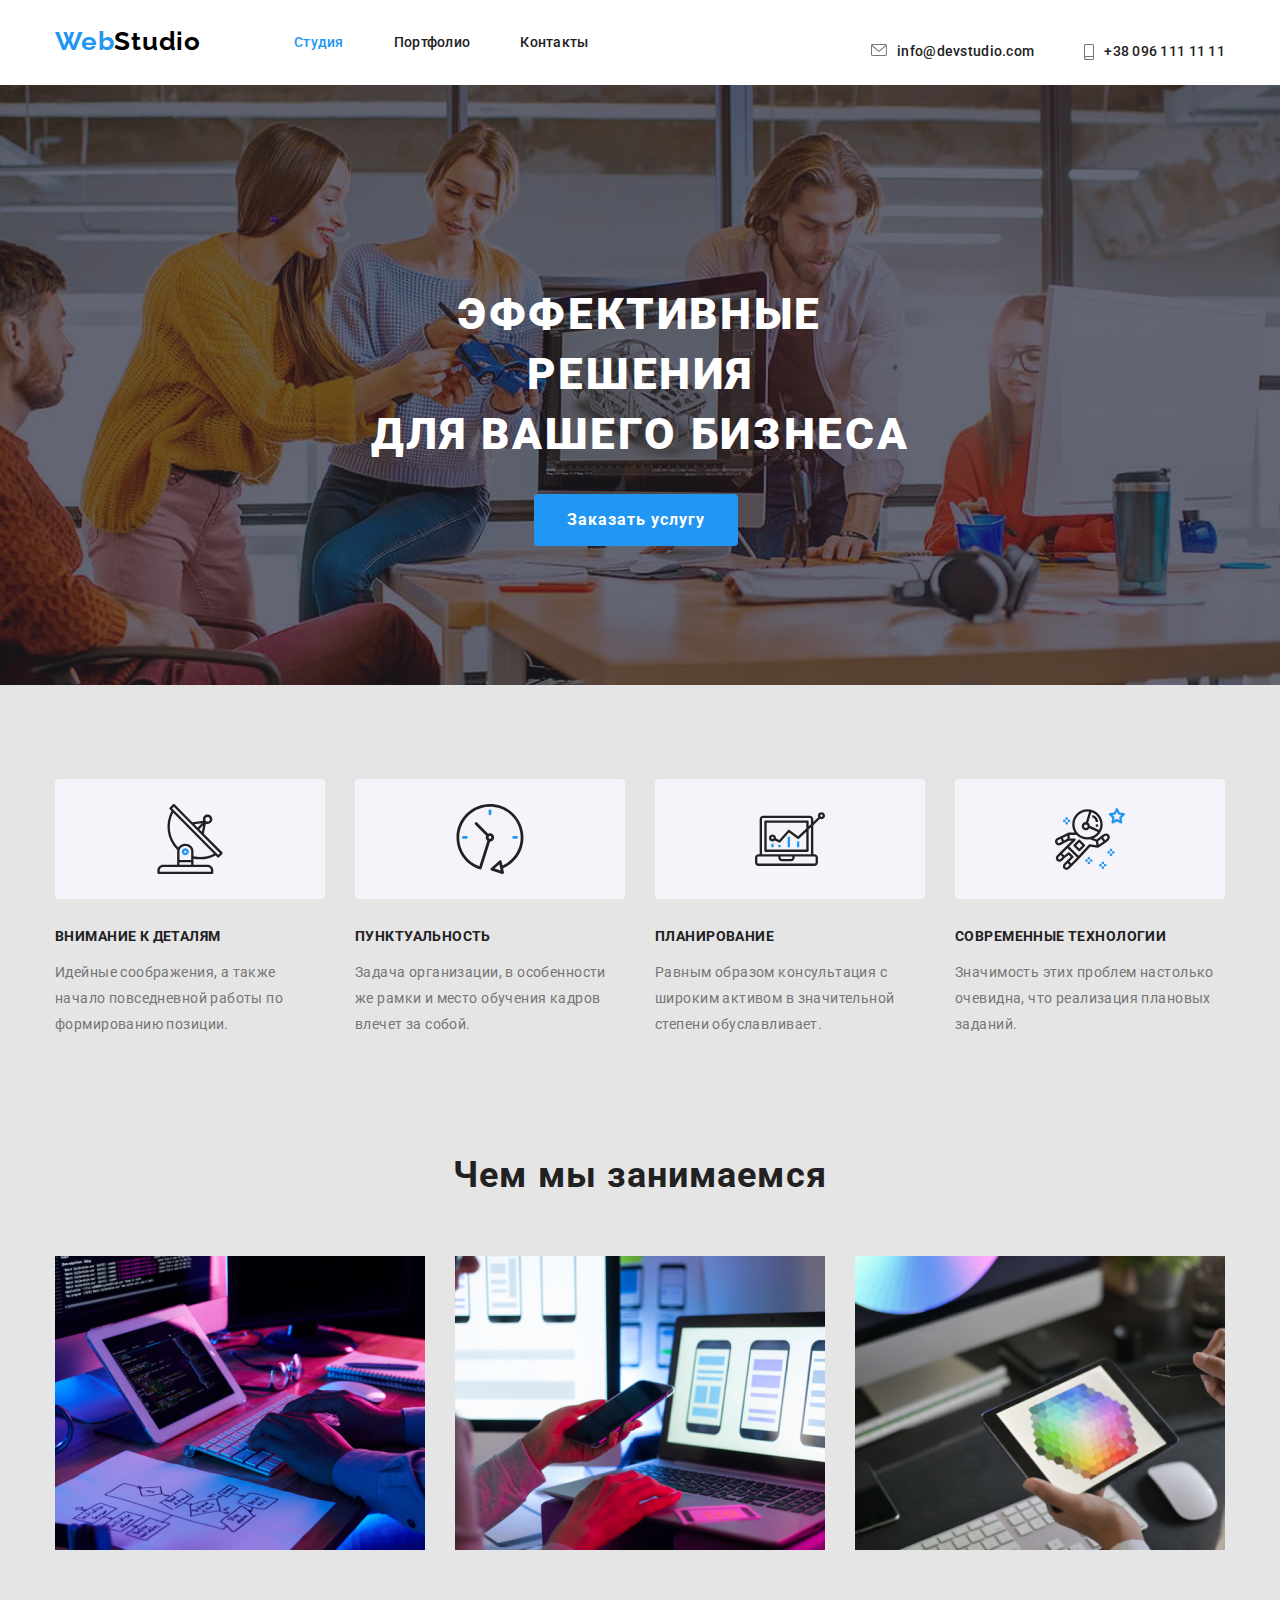
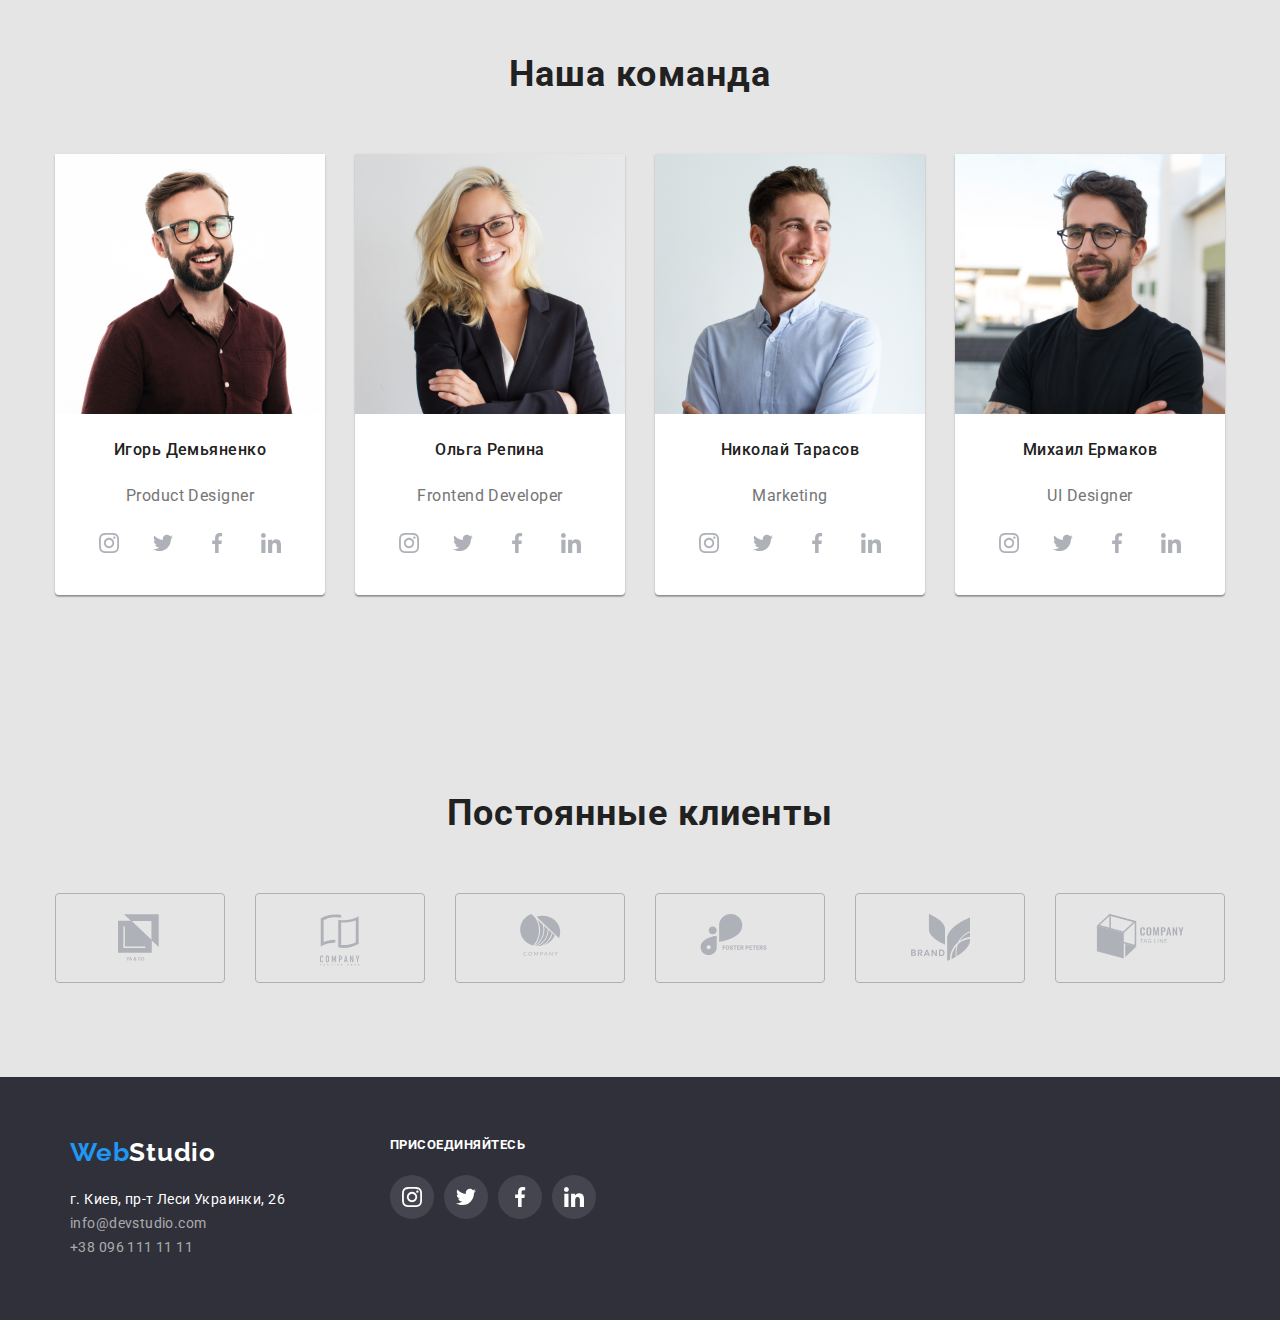
<file: index.html>
<!DOCTYPE html>
<html lang="ru">
<head>
    <meta charset="UTF-8">
    <meta name="viewport" content="width=device-width, initial-scale=1.0">
    <title>Document</title>
    <link href="https://fonts.googleapis.com/css2?family=Raleway:wght@700&family=Roboto:wght@400;500;700;900&display=swap" rel="stylesheet">
    <link rel="stylesheet" href="./css/normalize.css">    
    <link rel="stylesheet" href="./css/styles.css" />    
</head>

<body class="body">
    <!-- Шапка сайта -->
    <header class="page-header">
        <div class="container">
            <nav class="navigation">                
                <a href="WebStudio" class="logo"><span class="accent">Web</span>Studio</a>
               
                <ul class="site-nav list">
                    <li class="site-item"><a href="Студия" class="link current">Студия</a></li>
                    <li class="site-item"><a href="./portfolio.html" class="link">Портфолио</a></li>
                    <li class="site-item"><a href="Контакты" class="link">Контакты</a></li>
                </ul>

                <div class="contacts-item">
                    <ul class="contacts list">
                        <li class="site-item"><a href="mailto:info@devstudio.com" class="link contact-icon-link">
                            <div class="icon-container">
                                <svg class="contact-icon" width="16px" height="12px">
                                    <use href="./images/icons/symbol-defs.svg#icon-p-envelope"></use>
                                </svg>info@devstudio.com
                            </div></a>
                        </li>
                        
                        <li class="site-item"><a href="tel:+380961111111" class="link contact-icon-link">
                            <div class="icon-container">
                                <svg class="contact-icon" width="10px" height="16px">
                                    <use href="./images/icons/symbol-defs.svg#icon-p-smartphone"></use>
                                </svg>+38 096 111 11 11
                            </div></a>
                        </li>
                    </ul>   
                </div>             
            </nav>
        </div>
    </header>

    <main>
        <!--Герой-->
        <div>
            <section class="hero">
                <h1 class="hero-title">Эффективные решения <br> для вашего бизнеса</h1>
                <button type="button" class="button primary">Заказать услугу</button>
            </section>
        </div>

        <!--Приоритеты в работе-->
        <section class="section">
            <div class="container">
                <ul class="list flexbox">
                    <li class="content-box prioritet icon-antenna">                        
                        <h3 class="list-title">Внимание к деталям</h3>
                        <p class="list-text">Идейные соображения, а также начало повседневной работы по формированию позиции.</p>
                    </li>
                    <li class="content-box prioritet icon-clock">
                        <h3 class="list-title">Пунктуальность</h3>
                        <p class="list-text">Задача организации, в особенности же рамки и место обучения кадров влечет за собой.</p>
                    </li>
                    <li class="content-box prioritet icon-diagram">
                        <h3 class="list-title">Планирование</h3>
                        <p class="list-text">Равным образом консультация с широким активом в значительной степени обуславливает.</p>
                    </li>
                    <li class="content-box prioritet icon-astronaut">
                        <h3 class="list-title">Современные технологии</h3>
                        <p class="list-text">Значимость этих проблем настолько очевидна, что реализация плановых заданий.</p>
                    </li>            
                </ul>
            </div>
        </section>
    
        <!--Чем мы занимаемся-->
        <section class="section no-padding">
            <div class="container">
                <h2 class="section-title">Чем мы занимаемся</h2>
                <ul class="list flexbox">
                    <li class="img content-box">
                        <img src="./images/box-1.jpg" alt="примеры работ" width="370">
                    </li>
                    <li class="img content-box">
                        <img src="./images/box-2.png" alt="примеры работ" width="370">
                    </li>
                    <li class="img content-box">
                        <img src="./images/box-3.png" alt="примеры работ" width="370">
                    </li> 
                </ul>
            </div>
        </section>
    
        <!--Наша команда-->
        <section class="section staff">
            <div class="container">
                <h2 class="section-title">Наша команда</h2>
                <ul class="list flexbox">
                    <li class="img content-box comands">
                        <img src="./images/img-1.jpg" alt="участник команды" width="270">
                        <h5 class="staff-title">Игорь Демьяненко</h5>
                        <p lang="en" class="staff-text">Product Designer</p>
                        <ul class="list social-icon-list flexbox">
                            <li class="social-icon-item"><a class="social-icon-link" href="https://www.instagram.com">
                                <svg class="social-icon" width="20px" height="20px">
                                    <use href="./images/icons/symbol-defs.svg#icon-s-instagram"></use>
                                </svg></a>
                            </li>
                            <li class="social-icon-item"><a class="social-icon-link" href="https://www.twitter.com">
                                <svg class="social-icon" width="20px" height="20px">
                                    <use href="./images/icons/symbol-defs.svg#icon-s-twitter"></use>
                                </svg></a>
                            </li>
                            <li class="social-icon-item"><a class="social-icon-link" href="https://www.facebook.com">
                                <svg class="social-icon" width="20px" height="20px">
                                    <use href="./images/icons/symbol-defs.svg#icon-s-facebook"></use>
                                </svg></a>
                            </li>
                            <li class="social-icon-item"><a class="social-icon-link" href="https://www.linkedin.com">
                                <svg class="social-icon" width="20px" height="20px">
                                    <use href="./images/icons/symbol-defs.svg#icon-s-linkedin"></use>
                                </svg></a>
                            </li>
                        </ul>
                    </li>
                    <li class="img content-box comands">
                        <img src="./images/img-2.jpg" alt="участник команды" width="270">
                        <h5 class="staff-title">Ольга Репина</h5>
                        <p lang="en" class="staff-text">Frontend Developer</p>
                        <ul class="list social-icon-list flexbox">
                            <li class="social-icon-item"><a class="social-icon-link" href="https://www.instagram.com">
                                <svg class="social-icon" width="20px" height="20px">
                                    <use href="./images/icons/symbol-defs.svg#icon-s-instagram"></use>
                                </svg></a>
                            </li>
                            <li class="social-icon-item"><a class="social-icon-link" href="https://www.twitter.com">
                                <svg class="social-icon" width="20px" height="20px">
                                    <use href="./images/icons/symbol-defs.svg#icon-s-twitter"></use>
                                </svg></a>
                            </li>
                            <li class="social-icon-item"><a class="social-icon-link" href="https://www.facebook.com">
                                <svg class="social-icon" width="20px" height="20px">
                                    <use href="./images/icons/symbol-defs.svg#icon-s-facebook"></use>
                                </svg></a>
                            </li>
                            <li class="social-icon-item"><a class="social-icon-link" href="https://www.linkedin.com">
                                <svg class="social-icon" width="20px" height="20px">
                                    <use href="./images/icons/symbol-defs.svg#icon-s-linkedin"></use>
                                </svg></a>
                            </li>
                        </ul>
                    </li>
                    <li class="img content-box comands">
                        <img src="./images/img-3.jpg" alt="участник команды" width="270">
                        <h5 class="staff-title">Николай Тарасов</h5>
                        <p lang="en" class="staff-text">Marketing</p>
                        <ul class="list social-icon-list flexbox">
                            <li class="social-icon-item"><a class="social-icon-link" href="https://www.instagram.com">
                                <svg class="social-icon" width="20px" height="20px">
                                    <use href="./images/icons/symbol-defs.svg#icon-s-instagram"></use>
                                </svg></a>
                            </li>
                            <li class="social-icon-item"><a class="social-icon-link" href="https://www.twitter.com">
                                <svg class="social-icon" width="20px" height="20px">
                                    <use href="./images/icons/symbol-defs.svg#icon-s-twitter"></use>
                                </svg></a>
                            </li>
                            <li class="social-icon-item"><a class="social-icon-link" href="https://www.facebook.com">
                                <svg class="social-icon" width="20px" height="20px">
                                    <use href="./images/icons/symbol-defs.svg#icon-s-facebook"></use>
                                </svg></a>
                            </li>
                            <li class="social-icon-item"><a class="social-icon-link" href="https://www.linkedin.com">
                                <svg class="social-icon" width="20px" height="20px">
                                    <use href="./images/icons/symbol-defs.svg#icon-s-linkedin"></use>
                                </svg></a>
                            </li>
                        </ul>
                    </li>
                    <li class="img content-box comands">
                        <img src="./images/img-4.jpg" alt="участник команды" width="270">
                        <h5 class="staff-title">Михаил Ермаков</h5>
                        <p lang="en" class="staff-text">UI Designer</p>
                        <ul class="list social-icon-list flexbox">
                            <li class="social-icon-item"><a class="social-icon-link" href="https://www.instagram.com">
                                <svg class="social-icon" width="20px" height="20px">
                                    <use href="./images/icons/symbol-defs.svg#icon-s-instagram"></use>
                                </svg></a>
                            </li>
                            <li class="social-icon-item"><a class="social-icon-link" href="https://www.twitter.com">
                                <svg class="social-icon" width="20px" height="20px">
                                    <use href="./images/icons/symbol-defs.svg#icon-s-twitter"></use>
                                </svg></a>
                            </li>
                            <li class="social-icon-item"><a class="social-icon-link" href="https://www.facebook.com">
                                <svg class="social-icon" width="20px" height="20px">
                                    <use href="./images/icons/symbol-defs.svg#icon-s-facebook"></use>
                                </svg></a>
                            </li>
                            <li class="social-icon-item"><a class="social-icon-link" href="https://www.linkedin.com">
                                <svg class="social-icon" width="20px" height="20px">
                                    <use href="./images/icons/symbol-defs.svg#icon-s-linkedin"></use>
                                </svg></a>
                            </li>
                        </ul>
                    </li>
                </ul>
            </div>
        </section>

        <!-- Постоянные клиенты -->
        <section class="section clients">
            <div class="container">
                <h2 class="section-title">Постоянные клиенты</h2>
                <ul class="list clients-icon-list flexbox">
                    <li class="client-item"><a href="" class="link client-icon-link"> 
                        <div class="icon-container">
                            <svg class="client-icon" width="45px" height="50px">
                                <use href="./images/icons/symbol-defs.svg#icon-logo-1"></use>
                            </svg>
                        </div> 
                        </a>
                    </li>
                    <li class="client-item"><a href="" class="link client-icon-link">
                        <div class="icon-container">
                            <svg class="client-icon" width="40px" height="52px">
                                <use href="./images/icons/symbol-defs.svg#icon-logo-2"></use>
                            </svg>
                        </div>
                        </a>
                    </li>
                    <li class="client-item"><a href="" class="link client-icon-link">
                        <div class="icon-container">
                            <svg class="client-icon" width="41px" height="42px">
                                <use href="./images/icons/symbol-defs.svg#icon-logo-3"></use>
                            </svg>
                        </div>
                        </a>
                    </li>
                    <li class="client-item"><a href="" class="link client-icon-link">
                        <div class="icon-container">
                            <svg class="client-icon" width="80px" height="42px">
                                <use href="./images/icons/symbol-defs.svg#icon-logo-4"></use>
                            </svg>
                        </div>
                        </a>
                    </li>
                    <li class="client-item"><a href="" class="link client-icon-link">
                        <div class="icon-container">
                            <svg class="client-icon" width="59px" height="47px">
                                <use href="./images/icons/symbol-defs.svg#icon-logo-5"></use>
                            </svg>
                        </div>
                        </a>
                    </li>
                    <li class="client-item"><a href="" class="link client-icon-link">
                        <div class="icon-container">
                            <svg class="client-icon" width="89px" height="45px">
                                <use href="./images/icons/symbol-defs.svg#icon-logo-6"></use>
                            </svg>
                        </div>
                        </a>
                    </li>
                </ul>
            </div>
        </section>
    </main>

    <!--Футер-->
    <footer class="footer">
        <div class="flex-container">

            <div class="container address-logo">
                <a href="WebStudio" class="logo"><span class="accent">Web</span><span class="white">Studio</span></a>

                <address class="address">
                    г. Киев, пр-т Леси Украинки, 26 <br>
                    <a href="mailto:info@devstudio.com" class="link">info@devstudio.com</a> <br>
                    <a href="tel:+380961111111" class="link">+38 096 111 11 11</a> <br>            
                </address>    
            </div>    
            <section class="common container flexbox">
                <h5 class="common-title">ПРИСОЕДИНЯЙТЕСЬ</h5>
                    <ul class="list common-icon-list flexbox">
                        <li class="common-icon-item"><a class="common-icon-link" href="https://www.instagram.com">
                            <svg class="common-icon" width="20px" height="20px">
                                <use href="./images/icons/symbol-defs.svg#icon-s-instagram"></use>
                            </svg></a>
                        </li>
                        <li class="common-icon-item"><a class="common-icon-link" href="https://www.twitter.com">
                            <svg class="common-icon" width="20px" height="20px">
                                <use href="./images/icons/symbol-defs.svg#icon-s-twitter"></use>
                            </svg></a>
                        </li>
                        <li class="common-icon-item"><a class="common-icon-link" href="https://www.facebook.com">
                            <svg class="common-icon" width="20px" height="20px">
                                <use href="./images/icons/symbol-defs.svg#icon-s-facebook"></use>
                            </svg></a>
                        </li>
                        <li class="common-icon-item"><a class="common-icon-link" href="https://www.linkedin.com">
                            <svg class="common-icon" width="20px" height="20px">
                                <use href="./images/icons/symbol-defs.svg#icon-s-linkedin"></use>
                            </svg></a>
                        </li>
                    </ul>            
            </section>
        </div>

    </footer>

</body>
</html>
</file>
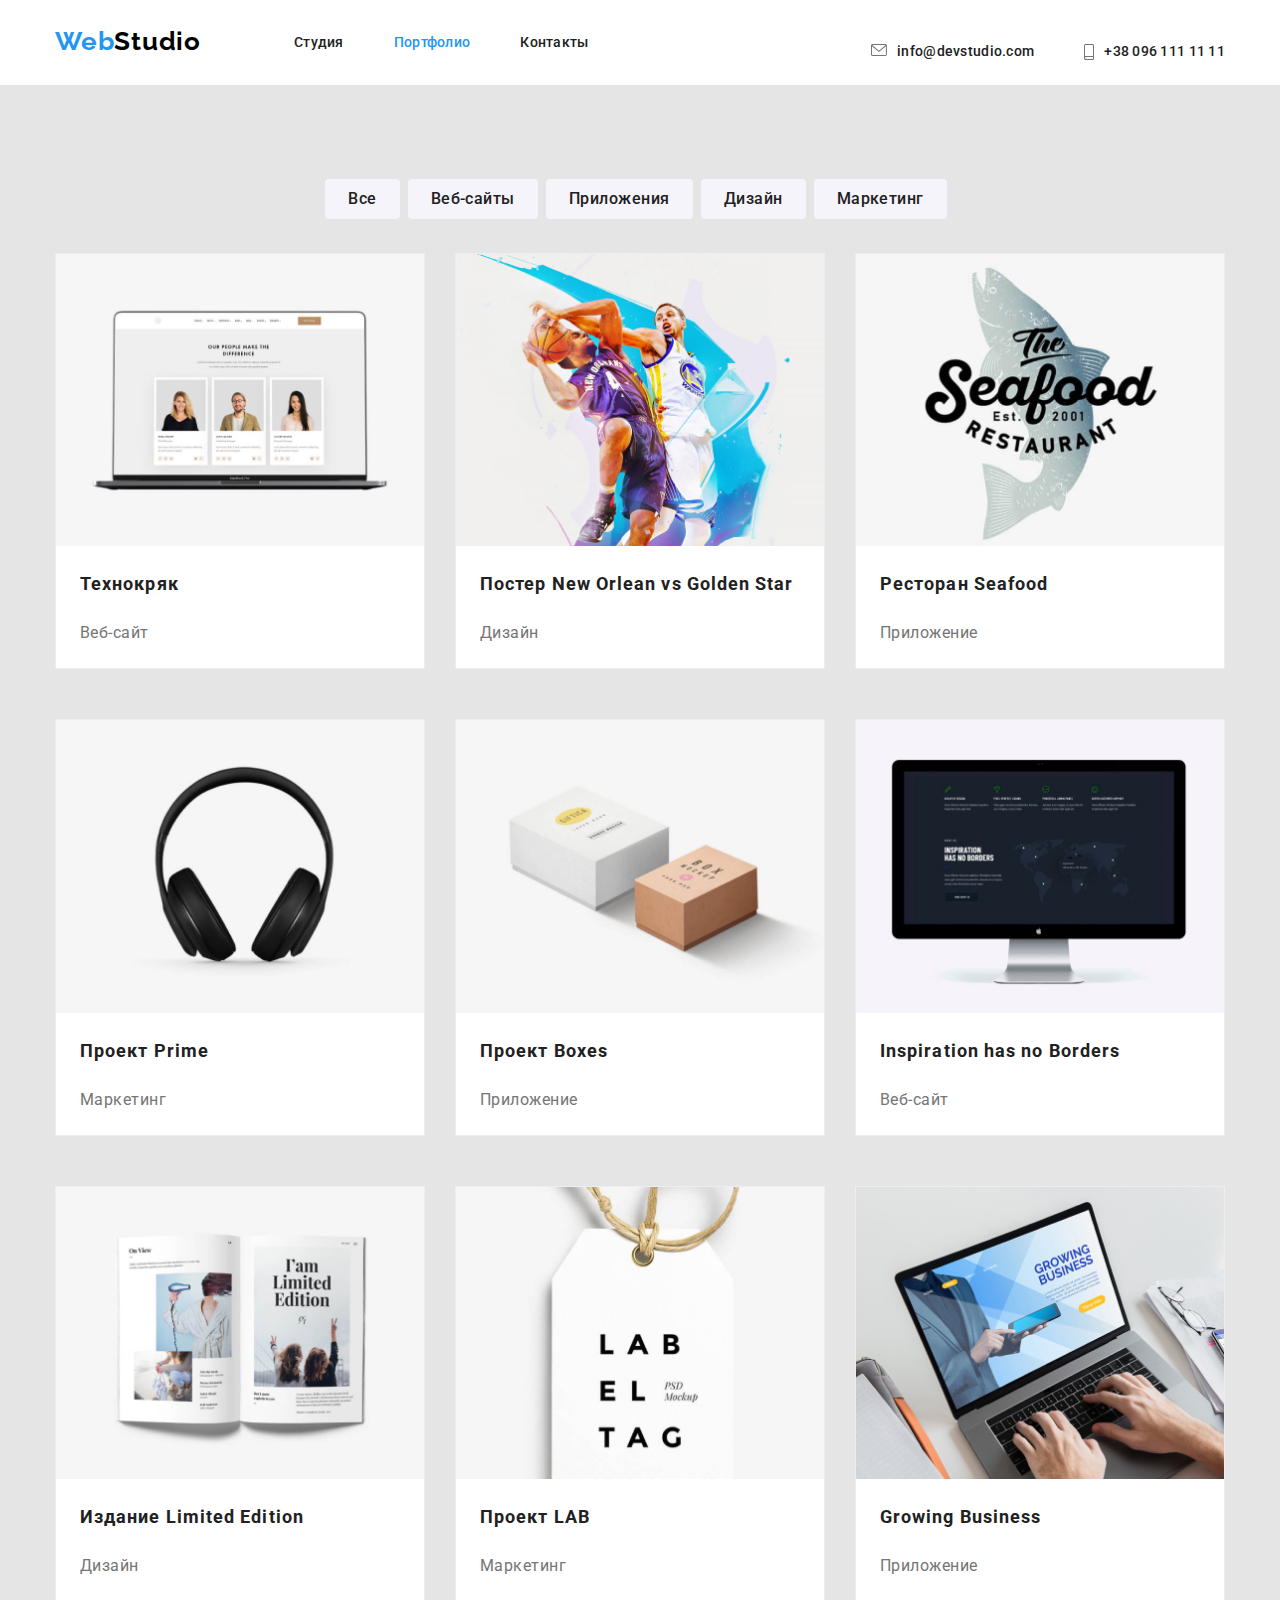
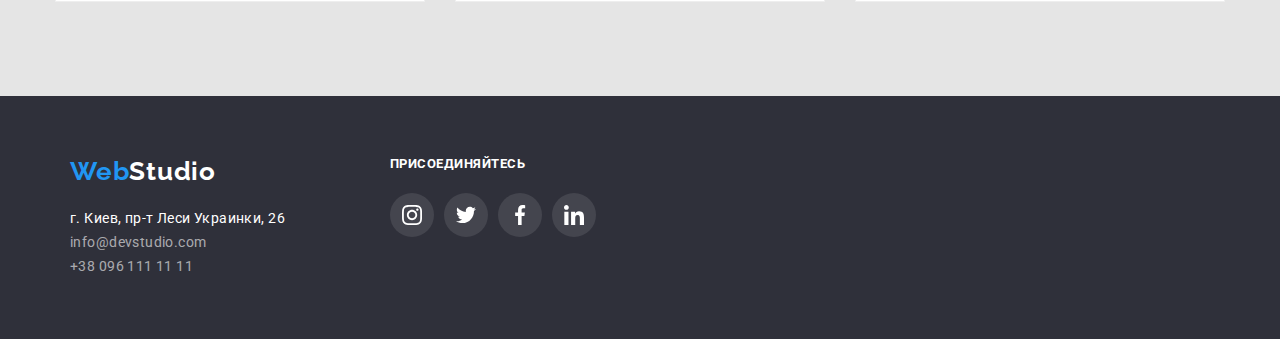
<file: portfolio.html>
<!DOCTYPE html>
<html lang="ru">
<head>
    <meta charset="UTF-8">
    <meta name="viewport" content="width=device-width, initial-scale=1.0">
    <title>Document</title>
    <link href="https://fonts.googleapis.com/css2?family=Raleway:wght@700&family=Roboto:wght@400;500;700;900&display=swap" rel="stylesheet">
    <link rel="stylesheet" href="./css/normalize.css">    
    <link rel="stylesheet" href="./css/styles.css" />    
</head>

<body class="body">
    <!-- Шапка страницы -->
    <header class="page-header">
        <div class="container">
            <nav class="navigation">
                <a href="WebStudio" class="logo"><span class="accent">Web</span>Studio</a>

                <ul class="site-nav list">
                    <li class="site-item"><a href="./index.html" class="link">Студия</a></li>
                    <li class="site-item"><a href="Портфолио" class="link current">Портфолио</a></li>
                    <li class="site-item"><a href="Контакты" class="link">Контакты</a></li>
                </ul>

                <div class="contacts-item">
                    <ul class="contacts list">
                        <li class="site-item"><a href="mailto:info@devstudio.com" class="link contact-icon-link">
                            <div class="icon-container">
                                <svg class="contact-icon" width="16px" height="12px">
                                    <use href="./images/icons/symbol-defs.svg#icon-p-envelope"></use>
                                </svg>info@devstudio.com
                            </div></a>
                        </li>
                        
                        <li class="site-item"><a href="tel:+380961111111" class="link contact-icon-link">
                            <div class="icon-container">
                                <svg class="contact-icon" width="10px" height="16px">
                                    <use href="./images/icons/symbol-defs.svg#icon-p-smartphone"></use>
                                </svg>+38 096 111 11 11
                            </div></a>
                        </li>
                    </ul>   
                </div>          
            </nav>
        </div>
    </header>

    <main>           
        <section class="section-btn">
            <div class="container">
                <!-- проекты -->
                <div>
                    <ul class="btn list flexbox">
                        <li><button type="button" class="button primary">Все</button></li>
                        <li><button type="button" class="button primary">Веб-сайты</button></li>
                        <li><button type="button" class="button primary">Приложения</button></li>
                        <li><button type="button" class="button primary">Дизайн</button></li>
                        <li><button type="button" class="button primary">Маркетинг</button></li>
                    </ul>
                </div>
            </div>
        </section>  
        <section class="section section-price">
                <div class="container">
                    <ul class="list list-projects flexbox">
                        <li class="img content-box flex-elemets project-item">
                            <img src="./images/project-1.jpg" alt="проект" width="370">
                            <div class="projects">
                                <h2 class="projects-title">Технокряк</h2>
                                <p class="projects-text">Веб-сайт</p>
                            </div>
                        </li>
                        <li class="img content-box flex-elemets project-item">
                            <img src="./images/project-2.jpg" alt="проект" width="370">
                            <div class="projects">
                                <h2 class="projects-title">Постер New Orlean vs Golden Star</h2>
                                <p class="projects-text">Дизайн</p>
                            </div>
                        </li>
                        <li class="img content-box flex-elemets project-item">
                            <img src="./images/project-3.jpg" alt="проект" width="370">
                            <div class="projects">
                                <h2 class="projects-title">Ресторан Seafood</h2>
                                <p class="projects-text">Приложение</p>
                            </div>
                        </li>
                        <li class="img content-box flex-elemets project-item">
                            <img src="./images/project-4.jpg" alt="проект" width="370">
                            <div class="projects">
                                <h2 class="projects-title">Проект Prime</h2>
                                <p class="projects-text">Маркетинг</p>
                            </div>
                        </li>
                        <li class="img content-box flex-elemets project-item">
                            <img src="./images/project-5.jpg" alt="проект" width="370">
                            <div class="projects">
                                <h2 class="projects-title">Проект Boxes</h2>
                                <p class="projects-text">Приложение</p>
                            </div>
                        </li>
                        <li class="img content-box flex-elemets project-item">
                            <img src="./images/project-6.jpg" alt="проект" width="370">
                            <div class="projects">
                                <h2 class="projects-title">Inspiration has no Borders</h2>
                                <p class="projects-text">Веб-сайт</p>
                            </div>
                        </li>
                        <li class="img content-box flex-elemets project-item">
                            <img src="./images/project-7.jpg" alt="проект" width="370">
                            <div class="projects">
                                <h2 class="projects-title">Издание Limited Edition</h2>
                                <p class="projects-text">Дизайн</p>
                            </div>
                        </li>
                        <li class="img content-box flex-elemets project-item">
                            <img src="./images/project-8.jpg" alt="проект" width="370">
                            <div class="projects">
                                <h2 class="projects-title">Проект LAB</h2>
                                <p class="projects-text">Маркетинг</p>
                            </div>
                        </li>
                        <li class="img content-box flex-elemets project-item">
                            <img src="./images/project-9.jpg" alt="проект" width="370">
                            <div class="projects">
                                <h2 class="projects-title">Growing Business</h2>
                                <p class="projects-text">Приложение</p>
                            </div>
                        </li>
                    </ul>
                </div>
        </section>    
    </main>

    <!--Футер-->
    <footer class="footer">
        <div class="flex-container">

            <div class="container address-logo">
                <a href="WebStudio" class="logo"><span class="accent">Web</span><span class="white">Studio</span></a>

                <address class="address">
                    г. Киев, пр-т Леси Украинки, 26 <br>
                    <a href="mailto:info@devstudio.com" class="link">info@devstudio.com</a> <br>
                    <a href="tel:+380961111111" class="link">+38 096 111 11 11</a> <br>            
                </address>    
            </div>    
            <section class="common container flexbox">
                <h5 class="common-title">ПРИСОЕДИНЯЙТЕСЬ</h5>
                    <ul class="list common-icon-list flexbox">
                        <li class="common-icon-item"><a class="common-icon-link" href="https://www.instagram.com">
                            <svg class="common-icon" width="20px" height="20px">
                                <use href="./images/icons/symbol-defs.svg#icon-s-instagram"></use>
                            </svg></a>
                        </li>
                        <li class="common-icon-item"><a class="common-icon-link" href="https://www.twitter.com">
                            <svg class="common-icon" width="20px" height="20px">
                                <use href="./images/icons/symbol-defs.svg#icon-s-twitter"></use>
                            </svg></a>
                        </li>
                        <li class="common-icon-item"><a class="common-icon-link" href="https://www.facebook.com">
                            <svg class="common-icon" width="20px" height="20px">
                                <use href="./images/icons/symbol-defs.svg#icon-s-facebook"></use>
                            </svg></a>
                        </li>
                        <li class="common-icon-item"><a class="common-icon-link" href="https://www.linkedin.com">
                            <svg class="common-icon" width="20px" height="20px">
                                <use href="./images/icons/symbol-defs.svg#icon-s-linkedin"></use>
                            </svg></a>
                        </li>
                    </ul>            
            </section>
        </div>

    </footer>

</body>
</html>
</file>
<file: css/styles.css>
html {
    box-sizing: border-box;
}

*,
*::after,
*::before {
    box-sizing: inherit;
}

:root {
    --primary-text-color: #757575;
    --header-bg-color: #FFFFFF;
    --title-text-color: #212121;
    --accent-text-color: #2196F3;
    --logo-text-color: #000000;
    --hero-text-color: #FFFFFF;
    --primary-bg-color: #E5E5E5;
    --staff-bg-color: #F5F4FA;
    --footer-text-color: #FFFFFF;
    --button-text-color: #212121;
    --address-text-color: rgba(255, 255, 255, 0.6);
    --button-bg-color: #F5F4FA;
    --bgr-hero: #2F303A;
    --bgr-footer: #2F303A;
}


li :last-child {
    margin-right: 0;      
}
/* 
img {
    /* display: inline-block; */
    /* margin-right: 30px;   
} */ 

img:not(last-child) {
    margin-right: 30px;
}

img {
    display: block;
    max-width: 100%;
    height: auto;
}

/* header */
.page-header {
    background-color: var(--header-bg-color);
}

/* logo */
.logo {
    margin-right: 93px;
    color: var(--logo-text-color);
    text-decoration: none;

    font-family: Raleway, sans-serif;

    font-weight: bold;
    font-size: 26px;
    line-height: 1.2;
    letter-spacing: 0.03em;    
}

.logo > .accent {
    color: var(--accent-text-color);
}
    
/* body */
.body {
    margin: 0;

    background-color: var(--primary-bg-color);
    color: var(--primary-text-color);  
    
    font-family: Roboto, sans-serif;
    letter-spacing: 0.03em;
}

.container {
    width: 1200px;
    margin-left: auto;
    margin-right: auto;
    padding-right: 15px;
    padding-left: 15px;

    /* outline: 3px solid tomato; */
}

.flexbox {
    display: flex;
}

.page-header {
    padding-top: 24px;
    padding-bottom: 25px;
}

.navigation {
    display: flex;  
    align-items: center; 
    justify-content: flex-end;    
}

.site-nav {
    display: flex;   
}

.site-item:not(:last-child) {
    margin-right: 50px;
    
}

.contacts-item {
    margin-left: auto;
}

.contacts {
    display: flex;    
}

.list {
    list-style: none;
    padding: 0px;
    margin: 0px;
}

/* site-nav */
.site-nav .link {
    color: var(--title-text-color);
    text-decoration: none;

    font-weight: 500;
    font-size: 14px;
    line-height: 1.14;
    letter-spacing: 0.02em; 
}

.site-nav .link:hover, 
.site-nav .link:focus {
    color: var(--accent-text-color);
}

.site-nav .link.current {
    color: var(--accent-text-color);
}

.contacts .link {
    color: var(--title-text-color);
    text-decoration: none;

    font-weight: 500;
    font-size: 14px;
    line-height: 1.14;
    letter-spacing: 0.02em; 
}

.contact-icon-link:hover .contact-icon,
.contact-icon-link:focus .contact-icon {
    fill: var(--accent-text-color);
}

.contacts .link:hover,
.contacts .link:focus {
    color: var(--accent-text-color);    
}

.icon-container .contact-icon {    
    margin-right: 10px;
    fill: #757575;
}


/* hero */
.hero-title {
    /* padding: 200px 452px; */
    margin-top: 0px;
    margin-bottom: 30px;
    
    color: var(--hero-text-color);
    /* max-width: 696px; */
  
    font-weight: 900;
    font-size: 44px;
    line-height: 1.36;    
    text-align: center;
    letter-spacing: 0.06em;
    text-transform: uppercase;  
}

.hero {    
    max-width: 1600px;
    height: 600px;
    margin-right: auto;
    margin-left: auto;
    background-color: var(--bgr-hero);
    background-image: linear-gradient(
        to right, 
        rgba(47, 48, 58, 0.4),  
        rgba(47, 48, 58, 0.4)
        ),
        url(../images/hero-fon.jpg);
    background-repeat: no-repeat;
    background-position: center;
    background-size: cover;
    /* background-image: rgba(47, 48, 58, 0.4); */
    text-align: center;
    padding: 200px 350px;
    
}

/* section */

.section {
    padding-top: 94px;
    padding-bottom: 94px;
}

.section-btn {
    padding-top: 94px;
    padding-bottom: 0;
}

.section.no-padding {
    padding-top: 0px;
    padding-bottom: 0px;
}

.section-title {
    margin-top: 0px;
    margin-bottom: 50px;
    color: var(--title-text-color);
    
    font-weight: bold;
    font-size: 36px;
    line-height: 1.67;
    text-align: center;
    letter-spacing: 0.03em; 
}

.prioritet {
    max-width: 270px;
    flex-grow: 1;
    /* height: 120px; */
}

.list .prioritet::before {
    display: block;
    content: "";    
    height: 120px;
    /* outline: 1px solid green; */
    background-size: auto;
    background-repeat: no-repeat;
    background-position: center;
    background-color: #F5F4FA;
    border-radius: 4px;   
    margin-bottom: 30px;
}

.icon-antenna::before {
    background-image: url(../images/icons/i-antenna.svg);    
}

.icon-clock::before {
    background-image: url(../images/icons/i-clock.svg);
}

.icon-diagram::before {
    background-image: url(../images/icons/i-diagram.svg);
}

.icon-astronaut::before {
    background-image: url(../images/icons/i-astronaut.svg);
}

/* .staff {
    background-color: var(--staff-bg-color); */


.content-box:not(:last-child) {
    margin-right: 30px;
}

.list .comands {    
    background-color: var(--header-bg-color);
    max-width: 270px;
    border-radius: 0px 0px 4px 4px;
    box-shadow: 0px 1px 3px rgba(0, 0, 0, 0.12), 
    0px 1px 1px rgba(0, 0, 0, 0.14), 
    0px 2px 1px rgba(0, 0, 0, 0.2);    
}

.list-title {
    margin-top: 0px;
    margin-bottom: 10px;

    color: var(--title-text-color);
    
    font-weight: bold;
    font-size: 14px;
    line-height: 1.14;
    letter-spacing: 0.03em;
    text-transform: uppercase;  
}

.staff-title {
    color: var(--title-text-color);

    text-align: center;

    font-weight: 500;
    font-size: 16px;
    line-height: 1.19;    
    letter-spacing: 0.03em; 
}

.social-icon-list {
    justify-content: center;
    margin-bottom: 30px;
}

.social-icon {
    fill: #afb1b8;
}

.social-icon-item:not(:last-child) {
    margin-right: 10px;
}

.social-icon-link {
    display: flex;
    justify-content: center;
    align-items: center;
    width: 44px;
    height: 44px;
    background-color: #fff;
    border-radius: 50%;
}

.social-icon-link:hover, 
.social-icon-link:focus {
    background-color: var(--accent-text-color);
}

.social-icon-link:hover .social-icon, 
.social-icon-link:focus .social-icon {
    fill: var(--footer-text-color);    
}

.projects-title {
    color: var(--title-text-color);
    
    font-weight: bold;
    font-size: 18px;
    line-height: 2.00;    
    letter-spacing: 0.06em;
}

.list-text {
    color: var(--primary-text-color);
    
    font-size: 14px;
    line-height: 1.87;    
    letter-spacing: 0.03em; 
}

.staff-text {
    color: var(--primary-text-color);
    text-align: center;

    font-size: 16px;
    line-height: 1.19;
    letter-spacing: 0.03em;

}

/* Постоянные клиенты */

.icon-container {
    display: flex;
    justify-content: center;
    padding-top: 20px;    
}

.list .client-item:not(:last-child) {
    margin-right: 30px;    
}

.list .client-item {         
    width: 170px;
    height: 90px;         
    background-color: #E5E5E5;
    border: 1px solid #AFB1B8;
    border-radius: 4px;    
}

.client-item .client-icon {    
    fill: #afb1b8;
    align-items: center;
}

.list .client-item:hover,
.list .client-item:focus {
    border: 1px solid var(--accent-text-color);
}

.list .client-item:hover .client-icon {   
    fill: var(--accent-text-color);
}

.section-price {
    padding-top: 34px;
}

.list-projects {
    display: flex;
    flex-wrap: wrap;
    /* background-color: teal;     */
}

.projects {
    margin: 20px 24px;
}

.flex-elemets {
    margin-bottom: 50px;
}

.flex-elemets:nth-last-child(-n+3) {
    margin-bottom: 0;
}

.section .flex-elemets {
    background-color: #fff;
}

/* .flex-elemets {
    flex-basis: calc((100% - 2 * 30px) / 3);
} */

.flex-elemets:nth-child(3n) {
    margin-right: 0px;
}

.list-projects .project-item {
    max-width: 370px;
    border: 1px solid #EEEEEE;
    box-sizing: border-box;
}

.list-projects .project-item:hover {    
    box-shadow: 0px 1px 1px rgba(0, 0, 0, 0.12), 0px 4px 4px rgba(0, 0, 0, 0.06), 1px 4px 6px rgba(0, 0, 0, 0.16);
}

.projects-text {
    color: var(--primary-text-color);

    font-family: Roboto;    
    font-size: 16px;
    line-height: 1.87;    
    letter-spacing: 0.03em; 
}

.btn {
    justify-content: center;
    margin-bottom: 50px;
    margin-bottom: 0;
}

.button.primary {
    margin-right: 8px;
    /* width: calc(100% - 8px * 4) / 5; */

    border-radius: 4px;
    padding: 10px 32px;
    border: 1px solid transparent;
    
    background-color: var(--accent-text-color);
    color: #FFFFFF;

    font-family: inherit;    
    font-weight: bold;
    font-size: 16px;
    line-height: 1.87;    
    align-items: center;
    text-align: center;
    letter-spacing: 0.06em; 
}

/* .button.primary:last-child {
    margin-right: 0px;
} */


.btn .button.primary {
    padding: 6px 22px;
       

    background-color: var(--button-bg-color);
    color: var(--button-text-color);

    font-family: inherit;      
    font-weight: 500;
    font-size: 16px;
    line-height: 1.62;    
    letter-spacing: 0.03em; 
}

.btn .button.primary:hover,
.btn .button.primary:focus {
    background-color: var(--accent-text-color);
    color: #FFFFFF;  
    box-shadow: 0px 3px 1px rgba(0, 0, 0, 0.1), 0px 1px 2px rgba(0, 0, 0, 0.08), 0px 2px 2px rgba(0, 0, 0, 0.12);    
}

/* footer */
.footer {
    /* display: flex; */
    background-color: var(--bgr-footer);
    padding-top: 60px;
    padding-bottom: 60px;   
}

.footer .address-logo {
    width: 250px;
    margin-right: 70px;
}

.common {
    display: block;   
}

.common-title {
    color: var(--header-bg-color);
    margin-top: 0px;    
}

.common-icon-item:not(:last-child) {
    margin-right: 10px;
}

.common-icon-link {
    display: flex;
    justify-content: center;
    align-items: center;
    width: 44px;
    height: 44px;
    background-color: rgba(255, 255, 255, 0.1);
    border-radius: 50%;
}

.common-icon-link:hover, 
.common-icon-link:focus {
    background-color: var(--accent-text-color);    
}

.common-icon-link:hover .common-icon, 
.common-icon-link:focus .common-icon {
    fill: var(--footer-text-color);    
}

.common-icon {
    fill: var(--footer-text-color);
    /* text-align: center; */

    font-weight: 500;
    font-size: 14px;
    line-height: 1.14;    
    letter-spacing: 0.03em;
}

/* .common-icon-list {
    justify-content: center;
    margin-bottom: 30px;
}
 */

.address {
    margin-top: 20px;
    
    color: var(--footer-text-color); 
    font-style: normal;   

    font-size: 14px;
    line-height: 1.71;
    letter-spacing: 0.03em;
}

.address .link {
    color: var(--address-text-color);
    text-decoration: none;
}

.logo .white {
    color: var(--hero-text-color);
}

.flex-container {
    display: flex; 
    width: 1200px;
    margin-left: auto;
    margin-right: auto;
    padding-right: 15px;
    padding-left: 15px;
}
</file>
